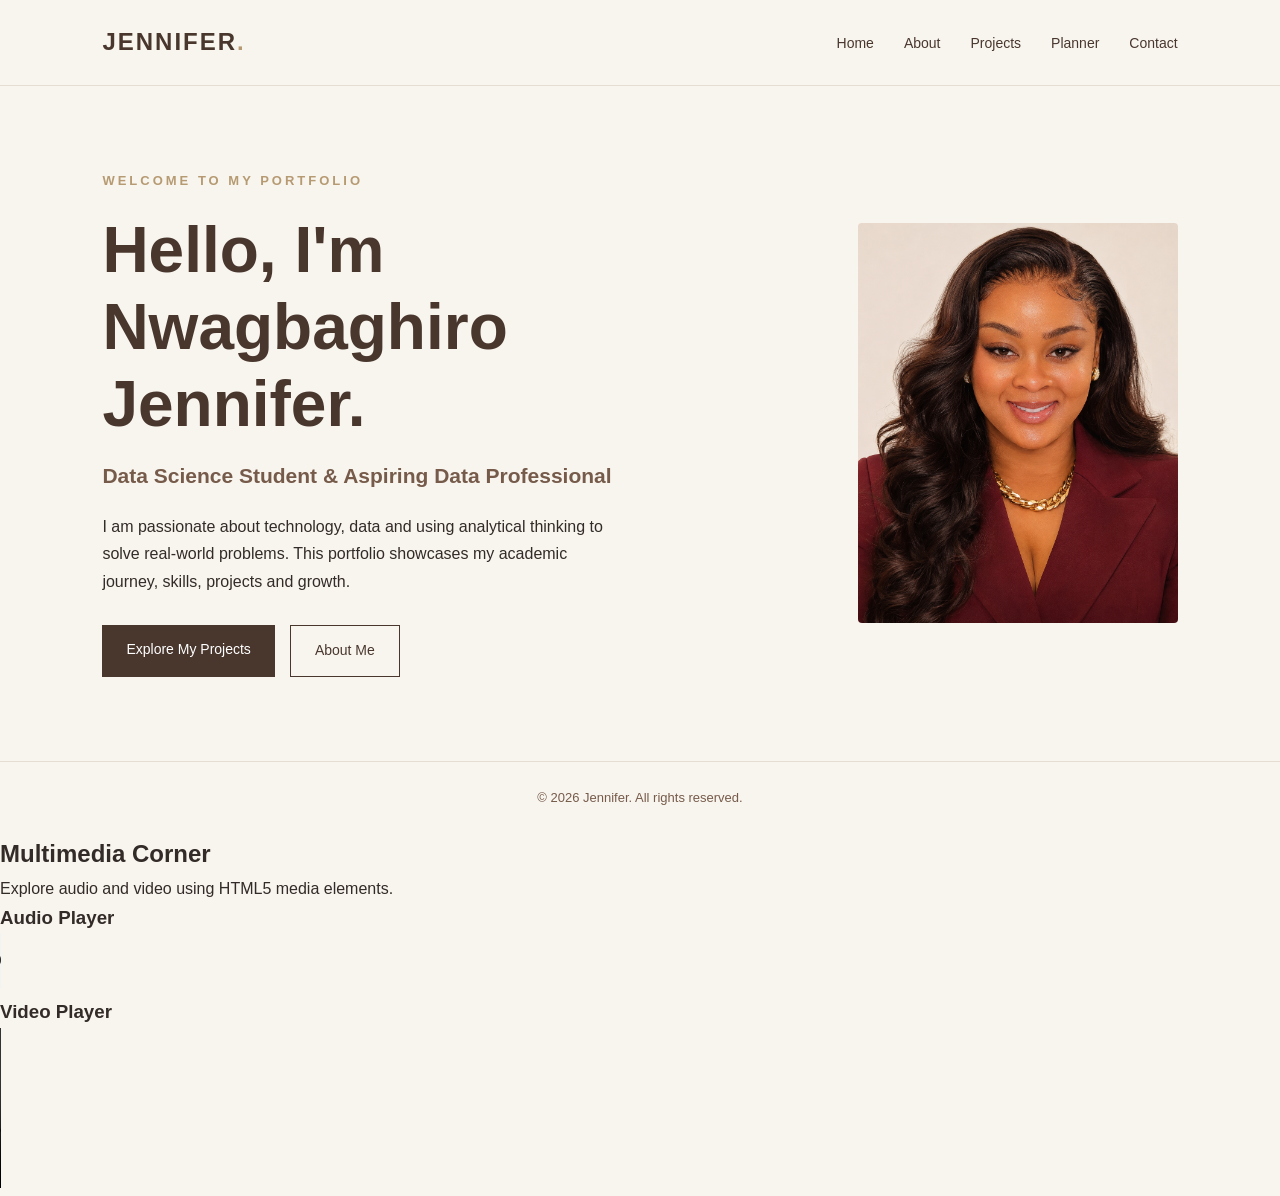
<file: index.html>
<!DOCTYPE html>
<html lang="en">
<head>
    <meta charset="UTF-8">
    <meta name="viewport" content="width=device-width, initial-scale=1.0">
    <meta name="description" content="Jennifer's academic portfolio and student dashboard.">
    <title>Jennifer | Academic Portfolio</title>
    <link rel="stylesheet" href="style.css">
    <script src="script.js" defer></script>
</head>

<body>

    <!-- Navigation -->
    <header>
        <nav class="navbar">
            <a href="index.html" class="logo">JENNIFER<span>.</span></a>

            <ul class="nav-links">
                <li><a href="index.html">Home</a></li>
                <li><a href="about.html">About</a></li>
                <li><a href="projects.html">Projects</a></li>
                <li><a href="planner.html">Planner</a></li>
                <li><a href="contact.html">Contact</a></li>
            </ul>
        </nav>
    </header>

    <!-- Homepage Hero Section -->
    <main>
        <section class="hero">

            <div class="hero-content">
                <p class="intro">WELCOME TO MY PORTFOLIO</p>

                <h1>Hello, I'm Nwagbaghiro Jennifer.</h1>

                <h2>Data Science Student & Aspiring Data Professional</h2>

                <p class="hero-description">
                    I am passionate about technology, data and using
                    analytical thinking to solve real-world problems.
                    This portfolio showcases my academic journey,
                    skills, projects and growth.
                </p>

                <div class="hero-buttons">
                    <a href="projects.html" class="btn primary-btn">
                        Explore My Projects
                    </a>

                    <a href="about.html" class="btn secondary-btn">
                        About Me
                    </a>
                </div>
            </div>

            <div <div class="hero-image">
    <img src="Images/profile.png"
         alt="Portrait of Jennifer"
         class="profile-photo">
</div>
            </div>

        </section>
    </main>

    <!-- Footer -->
    <footer>
        <p>&copy; 2026 Jennifer. All rights reserved.</p>
    </footer>
<!-- Multimedia Section -->
<section class="multimedia-section">
    <h2>Multimedia Corner</h2>
    <p>Explore audio and video using HTML5 media elements.</p>

    <h3>Audio Player</h3>
    <audio controls>
        <source src="https://interactive-examples.mdn.mozilla.net/media/cc0-audio/t-rex-roar.mp3" type="audio/mpeg">
        Your browser does not support audio.
    </audio>

    <h3>Video Player</h3>
    <video width="320" controls>
        <source src="https://interactive-examples.mdn.mozilla.net/media/cc0-videos/flower.mp4" type="video/mp4">
        Your browser does not support video.
    </video>
</section>
</body>
</html>
</file>
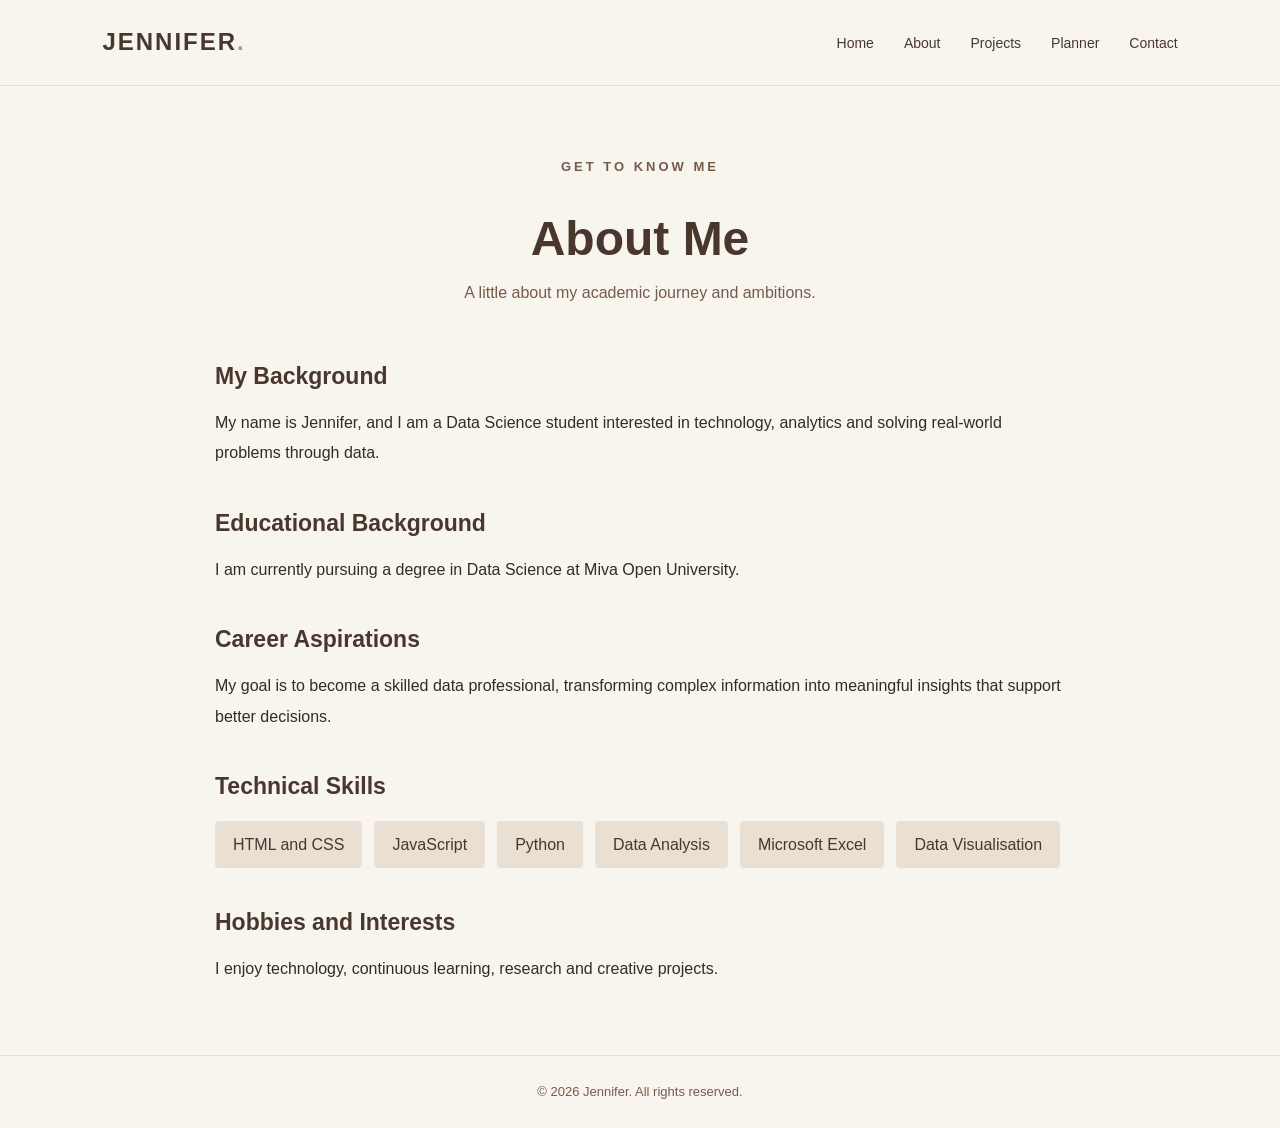
<file: about.html>
<!DOCTYPE html>
<html lang="en">
<head>
    <meta charset="UTF-8">
    <meta name="viewport" content="width=device-width, initial-scale=1.0">
    <title>About Me | Jennifer</title>
    <link rel="stylesheet" href="style.css">
    <script src="script.js" defer></script>
</head>

<body>

    <header>
        <nav class="navbar">
            <a href="index.html" class="logo">JENNIFER<span>.</span></a>

            <ul class="nav-links">
                <li><a href="index.html">Home</a></li>
                <li><a href="about.html">About</a></li>
                <li><a href="projects.html">Projects</a></li>
                <li><a href="planner.html">Planner</a></li>
                <li><a href="contact.html">Contact</a></li>
            </ul>
        </nav>
    </header>

    <main class="page-content">

        <section class="page-heading">
            <p class="intro">GET TO KNOW ME</p>
            <h1>About Me</h1>
            <p>A little about my academic journey and ambitions.</p>
        </section>

        <section class="about-section">

            <h2>My Background</h2>
            <p>
                My name is Jennifer, and I am a Data Science student
                interested in technology, analytics and solving
                real-world problems through data.
            </p>

            <h2>Educational Background</h2>
            <p>
                I am currently pursuing a degree in Data Science
                at Miva Open University.
            </p>

            <h2>Career Aspirations</h2>
            <p>
                My goal is to become a skilled data professional,
                transforming complex information into meaningful
                insights that support better decisions.
            </p>

            <h2>Technical Skills</h2>
            <ul class="skills-list">
                <li>HTML and CSS</li>
                <li>JavaScript</li>
                <li>Python</li>
                <li>Data Analysis</li>
                <li>Microsoft Excel</li>
                <li>Data Visualisation</li>
            </ul>

            <h2>Hobbies and Interests</h2>
            <p>
                I enjoy technology, continuous learning,
                research and creative projects.
            </p>

        </section>

    </main>

    <footer>
        <p>&copy; 2026 Jennifer. All rights reserved.</p>
    </footer>

</body>
</html>
</file>
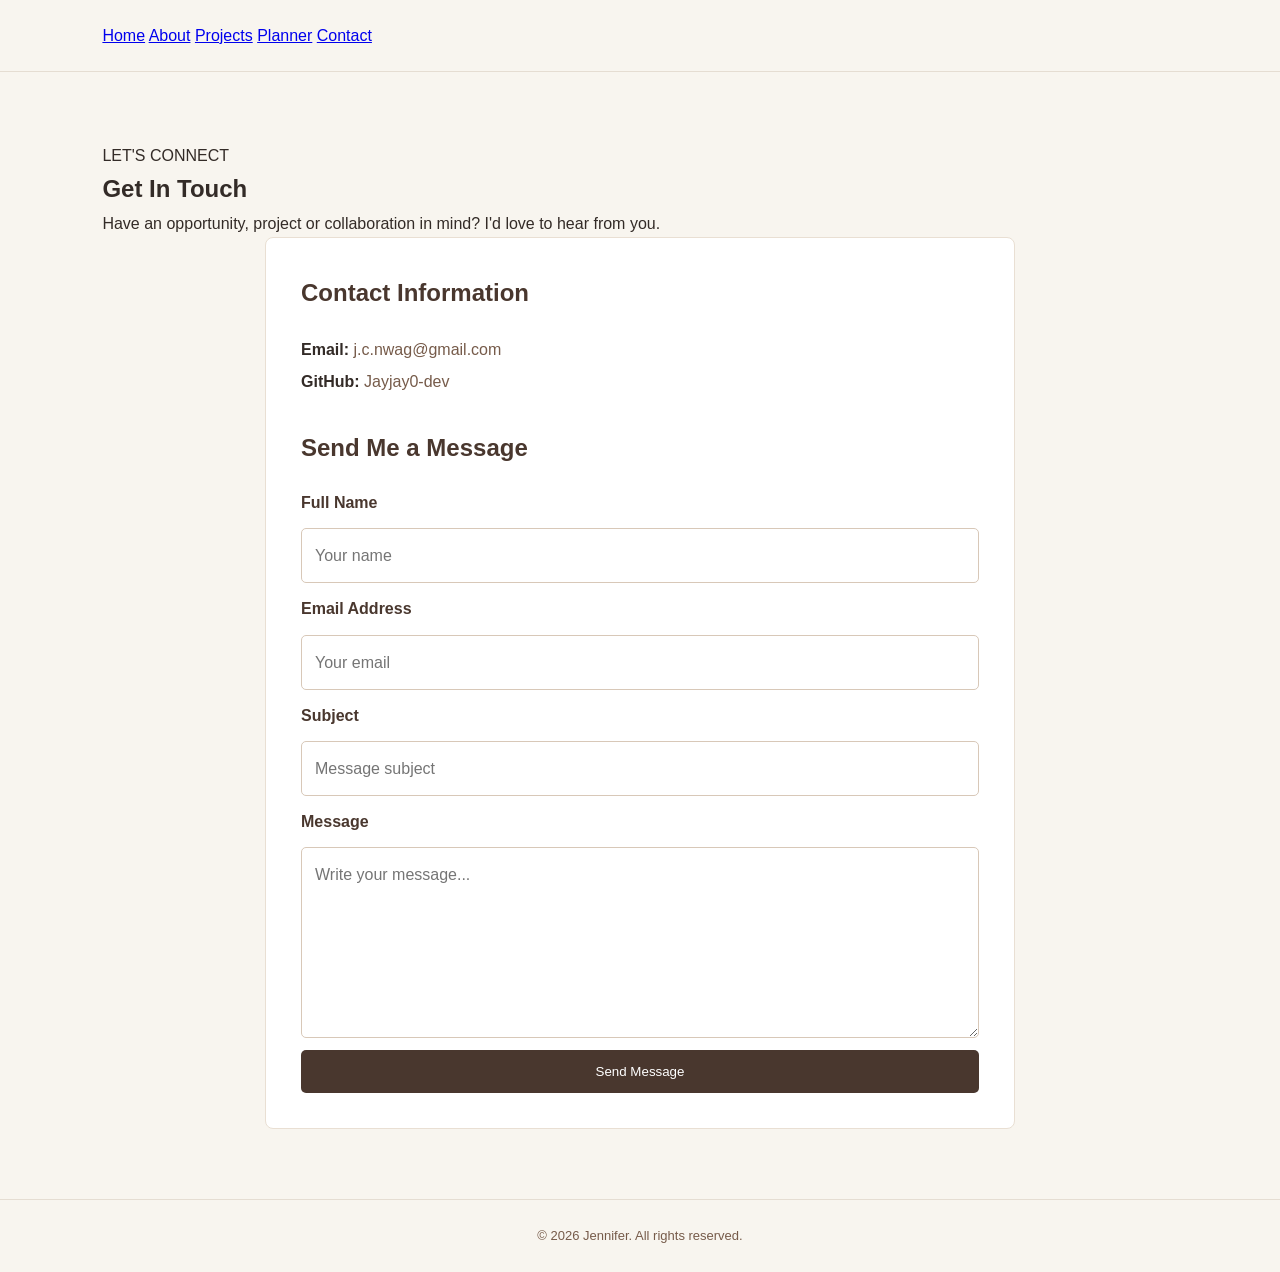
<file: contact.html>
<!DOCTYPE html>
<html lang="en">
<head>
    <meta charset="UTF-8">
    <meta name="viewport" content="width=device-width, initial-scale=1.0">
    <title>Contact | Jennifer</title>
    <link rel="stylesheet" href="style.css">
</head>
<body>

<header>
    <nav>
        <a href="index.html">Home</a>
        <a href="about.html">About</a>
        <a href="projects.html">Projects</a>
        <a href="planner.html">Planner</a>
        <a href="contact.html">Contact</a>
    </nav>
</header>

<main class="page-content">

    <section class="page-intro">
        <p>LET'S CONNECT</p>
        <h1>Get In Touch</h1>
        <p>Have an opportunity, project or collaboration in mind?
        I'd love to hear from you.</p>
    </section>

    <section class="contact-section">

        <h2>Contact Information</h2>

        <div class="contact-details">
            <p><strong>Email:</strong>
                <a href="mailto:j.c.nwag@gmail.com">
                j.c.nwag@gmail.com</a>
            </p>

            <p><strong>GitHub:</strong>
                <a href="https://github.com/Jayjay0-dev"
                target="_blank" rel="noopener noreferrer">
                Jayjay0-dev</a>
            </p>
        </div>

        <h2>Send Me a Message</h2>

        <form action="https://formsubmit.co/j.c.nwag@gmail.com" method="POST" id="contact-form">

    <input type="hidden" name="_subject" value="New Portfolio Enquiry - Jennifer">

            <label for="name">Full Name</label>
            <input type="text" id="name"
            placeholder="Your name" required>

            <label for="email">Email Address</label>
            <input type="email" id="email"
            placeholder="Your email" required>

            <label for="subject">Subject</label>
            <input type="text" id="subject"
            placeholder="Message subject" required>

            <label for="message">Message</label>
            <textarea id="message" rows="6"
            placeholder="Write your message..."
            required></textarea>

            <button type="submit">Send Message</button>

        </form>

    </section>

</main>

<footer>
    <p>© 2026 Jennifer. All rights reserved.</p>
</footer>

</body>
</html>
</file>
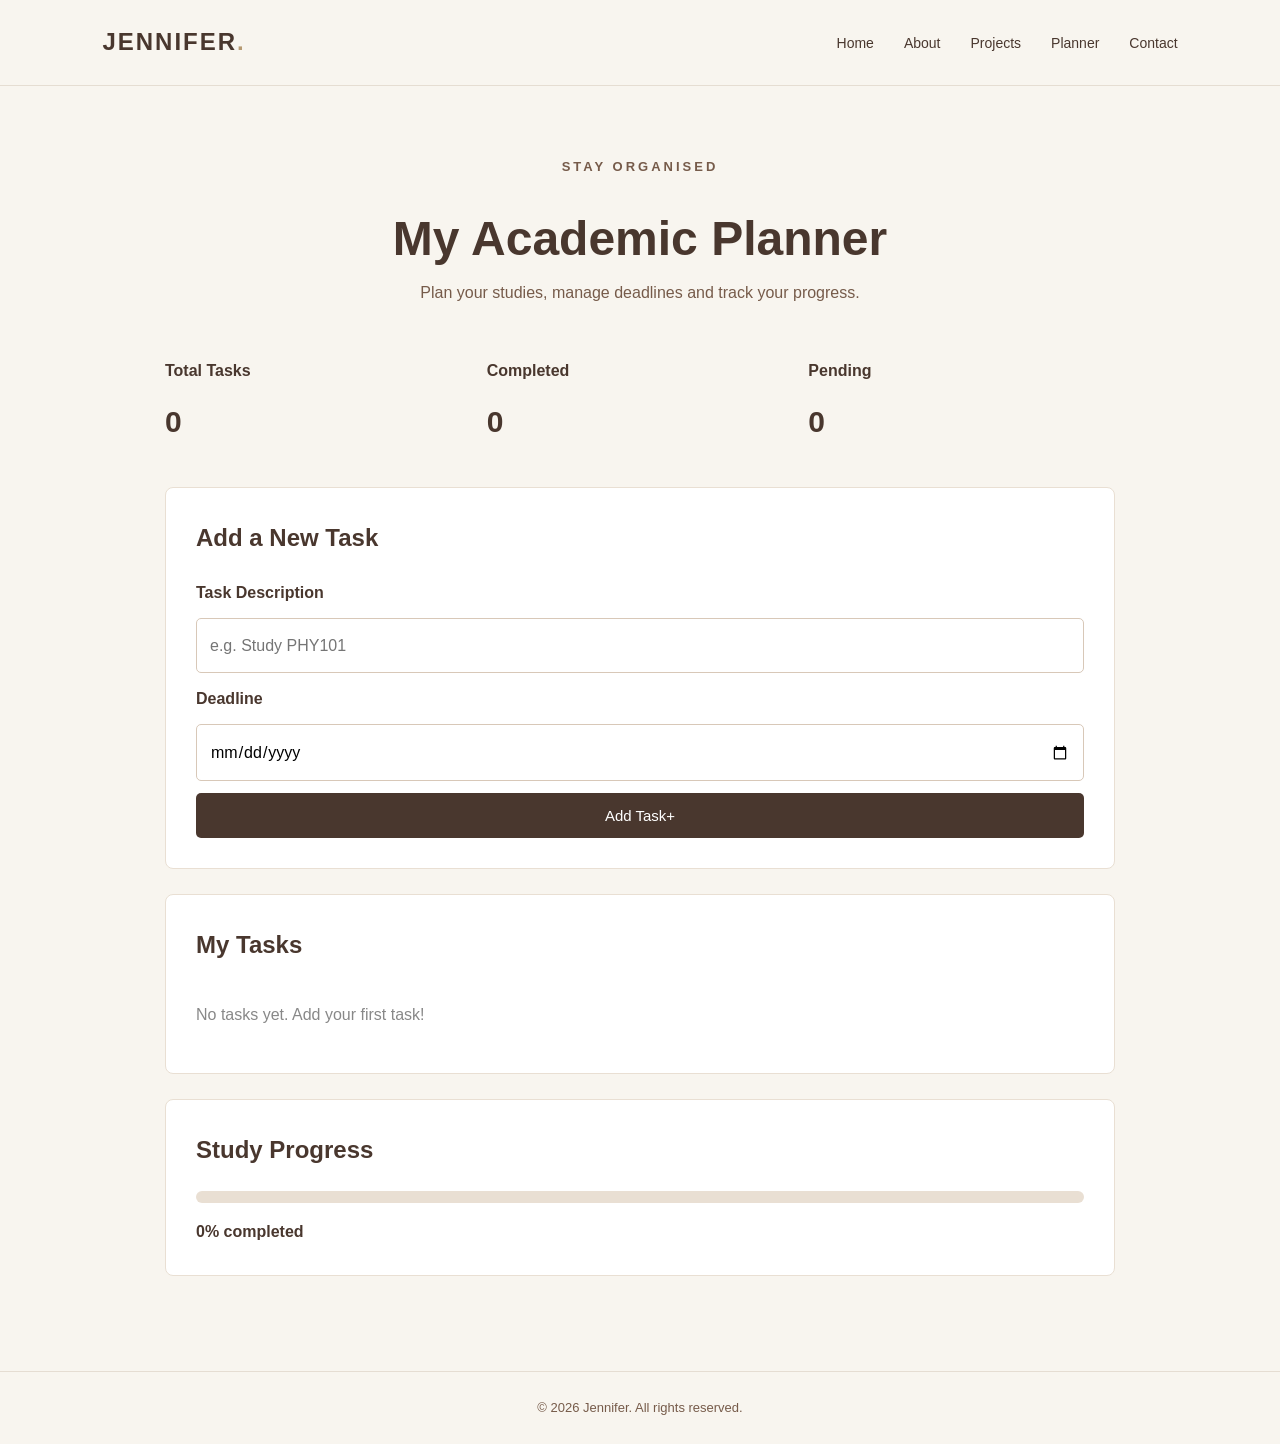
<file: planner.html>
<!DOCTYPE html>
<html lang="en">
<head>
    <meta charset="UTF-8">
    <meta name="viewport" content="width=device-width, initial-scale=1.0">
    <title>Academic Planner | Jennifer</title>
    <link rel="stylesheet" href="style.css">
    <script src="script.js" defer></script>
</head>

<body>

    <header>
        <nav class="navbar">
            <a href="index.html" class="logo">JENNIFER<span>.</span></a>

            <ul class="nav-links">
                <li><a href="index.html">Home</a></li>
                <li><a href="about.html">About</a></li>
                <li><a href="projects.html">Projects</a></li>
                <li><a href="planner.html">Planner</a></li>
                <li><a href="contact.html">Contact</a></li>
            </ul>
        </nav>
    </header>

    <main class="page-content">

        <section class="page-heading">
            <p class="intro">STAY ORGANISED</p>
            <h1>My Academic Planner</h1>
            <p>Plan your studies, manage deadlines and track your progress.</p>
        </section>

        <section class="planner-container">

            <div class="planner-summary">
                <div class="summary-card">
                    <h3>Total Tasks</h3>
                    <p id="total-tasks">0</p>
                </div>

                <div class="summary-card">
                    <h3>Completed</h3>
                    <p id="completed-tasks">0</p>
                </div>

                <div class="summary-card">
                    <h3>Pending</h3>
                    <p id="pending-tasks">0</p>
                </div>
            </div>

            <div class="planner-form">
                <h2>Add a New Task</h2>

                <form id="task-form">

                    <label for="task-input">Task Description</label>
                    <input
                        type="text"
                        id="task-input"
                        placeholder="e.g. Study PHY101"
                        required
                    >

                    <label for="task-date">Deadline</label>
                    <input type="date" id="task-deadline" required>

                    <button type="button" id="add-task-btn">Add Task+</button>

                </form>
            </div>

            <div class="task-section">
                <h2>My Tasks</h2>

                <div id="task-list">
                    <p id="empty-message">No tasks yet. Add your first task!</p>
                </div>
            </div>

            <div class="progress-section">
                <h2>Study Progress</h2>
                <div class="progress-track">
                    <div id="progress-bar"></div>
                </div>
                <p id="progress-text">0% completed</p>
            </div>

        </section>

    </main>

    <footer>
        <p>&copy; 2026 Jennifer. All rights reserved.</p>
    </footer>

</body>
</html>
</file>
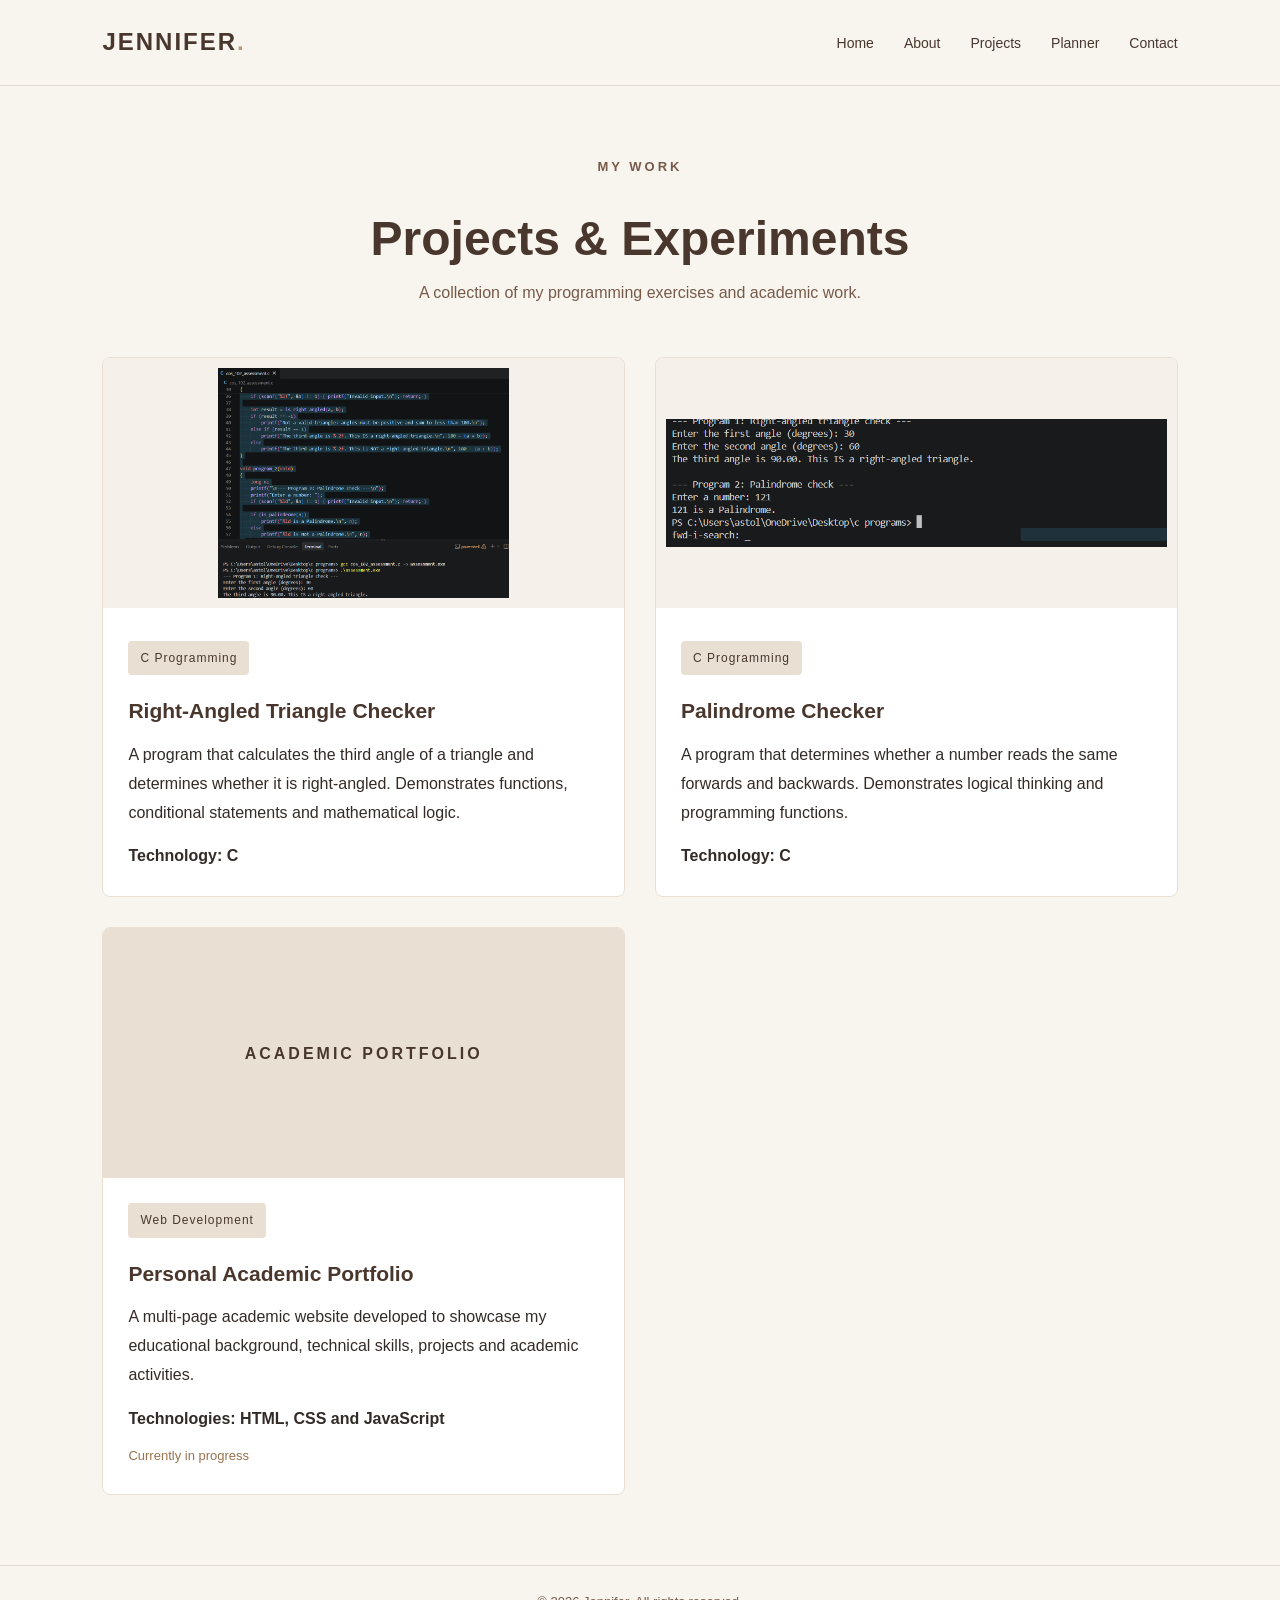
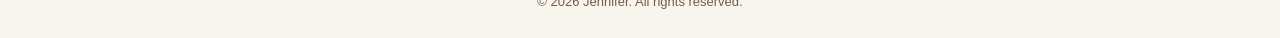
<file: projects.html>
<!DOCTYPE html>
<html lang="en">
<head>
    <meta charset="UTF-8">
    <meta name="viewport" content="width=device-width, initial-scale=1.0">
    <title>My Projects | Jennifer</title>
    <link rel="stylesheet" href="style.css">
    <script src="script.js" defer></script>
</head>

<body>

<header>
    <nav class="navbar">
        <a href="index.html" class="logo">JENNIFER<span>.</span></a>

        <ul class="nav-links">
            <li><a href="index.html">Home</a></li>
            <li><a href="about.html">About</a></li>
            <li><a href="projects.html">Projects</a></li>
            <li><a href="planner.html">Planner</a></li>
            <li><a href="contact.html">Contact</a></li>
        </ul>
    </nav>
</header>

<main class="page-content">

    <section class="page-heading">
        <p class="intro">MY WORK</p>
        <h1>Projects & Experiments</h1>
        <p>A collection of my programming exercises and academic work.</p>
    </section>

    <section class="projects-grid">

        <article class="project-card">
            <img src="Images/Triangle.png" alt="C triangle checker code">
            <div class="project-info">
                <span class="project-tag">C Programming</span>
                <h2>Right-Angled Triangle Checker</h2>
                <p>
                    A program that calculates the third angle of a
                    triangle and determines whether it is
                    right-angled. Demonstrates functions,
                    conditional statements and mathematical logic.
                </p>
                <p class="project-tech">Technology: C</p>
            </div>
        </article>

        <article class="project-card">
            <img src="Images/palindrome.png" alt="C palindrome checker code">
            <div class="project-info">
                <span class="project-tag">C Programming</span>
                <h2>Palindrome Checker</h2>
                <p>
                    A program that determines whether a number
                    reads the same forwards and backwards.
                    Demonstrates logical thinking and
                    programming functions.
                </p>
                <p class="project-tech">Technology: C</p>
            </div>
        </article>

        <article class="project-card">
            <div class="project-placeholder">
                ACADEMIC PORTFOLIO
            </div>
            <div class="project-info">
                <span class="project-tag">Web Development</span>
                <h2>Personal Academic Portfolio</h2>
                <p>
                    A multi-page academic website developed to
                    showcase my educational background, technical
                    skills, projects and academic activities.
                </p>
                <p class="project-tech">
                    Technologies: HTML, CSS and JavaScript
                </p>
                <span class="project-status">Currently in progress</span>
            </div>
        </article>

    </section>

</main>

<footer>
    <p>&copy; 2026 Jennifer. All rights reserved.</p>
</footer>

</body>
</html>
</file>
<file: style.css>
/* =================================
   1. GLOBAL SETTINGS
================================= */

* {
    margin: 0;
    padding: 0;
    box-sizing: border-box;
}

:root {
    --cream: #F8F5EF;
    --mocha: #49372E;
    --brown: #765B4A;
    --gold: #B69A72;
    --white: #FFFFFF;
    --text: #332B27;
}

body {
    font-family: Arial, sans-serif;
    background-color: var(--cream);
    color: var(--text);
    line-height: 1.7;
}

/* =================================
   2. NAVIGATION BAR
================================= */

header {
    background-color: var(--cream);
    padding: 22px 8%;
    border-bottom: 1px solid #E5DDD2;
}

.navbar {
    display: flex;
    justify-content: space-between;
    align-items: center;
}

.logo {
    font-size: 24px;
    font-weight: bold;
    color: var(--mocha);
    text-decoration: none;
    letter-spacing: 2px;
}

.logo span {
    color: var(--gold);
}

.nav-links {
    display: flex;
    gap: 30px;
    list-style: none;
}

.nav-links a {
    text-decoration: none;
    color: var(--mocha);
    font-size: 14px;
    transition: color 0.3s ease;
}

.nav-links a:hover {
    color: var(--gold);
}

/* =================================
   3. HOMEPAGE HERO SECTION
================================= */

.hero {
    min-height: 75vh;
    display: flex;
    align-items: center;
    justify-content: space-between;
    padding: 70px 8%;
    gap: 50px;
}

.hero-content {
    max-width: 600px;
}

.intro {
    color: var(--gold);
    font-size: 13px;
    font-weight: bold;
    letter-spacing: 3px;
    margin-bottom: 20px;
}

.hero h1 {
    font-size: clamp(40px, 5vw, 65px);
    color: var(--mocha);
    line-height: 1.2;
    margin-bottom: 15px;
}

.hero h2 {
    font-size: 21px;
    color: var(--brown);
    margin-bottom: 20px;
}

.hero-description {
    font-size: 16px;
    max-width: 520px;
    margin-bottom: 30px;
}

/* =================================
   4. BUTTONS
================================= */

.hero-buttons {
    display: flex;
    gap: 15px;
    flex-wrap: wrap;
}

.btn {
    display: inline-block;
    padding: 13px 24px;
    text-decoration: none;
    font-size: 14px;
    transition: all 0.3s ease;
}

.primary-btn {
    background-color: var(--mocha);
    color: var(--white);
}

.primary-btn:hover {
    background-color: var(--brown);
    transform: translateY(-3px);
}

.secondary-btn {
    border: 1px solid var(--mocha);
    color: var(--mocha);
}

.secondary-btn:hover {
    background-color: var(--mocha);
    color: var(--white);
}

/* =================================
   5. PROFILE IMAGE AREA

================================= */
  .hero-image {
    width: 320px;
    height: 400px;
    flex-shrink: 0;
}

.profile-photo {
    width: 100%;
    height: 100%;
    object-fit: cover;
    object-position: center;
    border-radius: 4px;
}


.image-placeholder {
    width: 100%;
    height: 100%;
    display: flex;
    align-items: center;
    justify-content: center;
    background-color: #E7DDD1;
    color: var(--brown);
    letter-spacing: 2px;
    font-size: 13px;
}

/* =================================
   6. FOOTER
================================= */

footer {
    text-align: center;
    padding: 25px;
    border-top: 1px solid #E5DDD2;
    color: var(--brown);
    font-size: 13px;
}

/* =================================
   7. MOBILE RESPONSIVENESS
================================= */

@media (max-width: 768px) {

    header {
        padding: 20px 5%;
    }

    .navbar {
        flex-direction: column;
        gap: 20px;
    }

    .nav-links {
        gap: 15px;
        flex-wrap: wrap;
        justify-content: center;
    }

    .hero {
        flex-direction: column;
        text-align: center;
        padding: 50px 6%;
    }

    .hero-buttons {
        justify-content: center;
    }

    .hero-image {
        width: 260px;
        height: 320px;
    }
}

/* ABOUT PAGE */

.page-content {
    padding: 70px 8%;
    min-height: 75vh;
}

.page-heading {
    text-align: center;
    margin-bottom: 50px;
}

.page-heading h1 {
    font-size: 48px;
    color: var(--mocha);
}

.page-heading p {
    color: var(--brown);
}

.about-section {
    max-width: 850px;
    margin: auto;
}

.about-section h2 {
    color: var(--mocha);
    margin: 35px 0 12px;
    font-size: 23px;
}

.about-section p {
    line-height: 1.9;
    color: var(--text);
}

.skills-list {
    display: flex;
    flex-wrap: wrap;
    gap: 12px;
    list-style: none;
    margin-top: 15px;
}

.skills-list li {
    background: #E9DFD3;
    color: var(--mocha);
    padding: 10px 18px;
    border-radius: 4px;
}

/* =================================
   PROJECTS PAGE
================================= */

.projects-grid {
    max-width: 1100px;
    margin: 0 auto;
    display: grid;
    grid-template-columns: repeat(2, 1fr);
    gap: 30px;
}

.project-card {
    background: #FFFFFF;
    border: 1px solid #E9DFD3;
    border-radius: 8px;
    overflow: hidden;
    transition: transform 0.3s ease,
                box-shadow 0.3s ease;
}

.project-card:hover {
    transform: translateY(-6px);
    box-shadow: 0 12px 30px rgba(0,0,0,0.08);
}

.project-card img {
    width: 100%;
    height: 250px;
    object-fit: contain;
    background: #F5F0E9;
    padding: 10px;
}

.project-info {
    padding: 25px;
}

.project-tag {
    display: inline-block;
    background: #E9DFD3;
    color: var(--mocha);
    padding: 7px 12px;
    border-radius: 4px;
    font-size: 12px;
    letter-spacing: 1px;
}

.project-info h2 {
    color: var(--mocha);
    font-size: 21px;
    margin: 18px 0 12px;
}

.project-info p {
    line-height: 1.8;
    color: var(--text);
}

.project-tech {
    font-weight: 600;
    margin-top: 15px;
}

.project-placeholder {
    height: 250px;
    background: #E9DFD3;
    display: flex;
    align-items: center;
    justify-content: center;
    color: var(--mocha);
    letter-spacing: 3px;
    font-weight: bold;
}

.project-status {
    display: inline-block;
    margin-top: 12px;
    color: #98734D;
    font-size: 13px;
}

/* MOBILE RESPONSIVENESS */

@media (max-width: 768px) {
    .projects-grid {
        grid-template-columns: 1fr;
    }
}

/* =================================
   ACADEMIC PLANNER
================================= */

.planner-container {
    max-width: 950px;
    margin: 0 auto;
}

.planner-summary {

    display: grid;
    grid-template-columns: repeat(3, minmax(0, 1fr));
    gap: 15px;
    margin-bottom: 40px;
};


.summary-card {
    background: #F0E8DE;
    padding: 25px;
    border-radius: 8px;
    text-align: center;
    border: 1px solid #E4D7C8;
}

.summary-card h3 {
    color: var(--mocha);
    font-size: 16px;
    margin-bottom: 12px;
}

.summary-card p {
    font-size: 30px;
    font-weight: bold;
    color: var(--mocha);
}

.planner-form,
.task-section,
.progress-section {
    background: #FFFFFF;
    padding: 30px;
    margin-bottom: 25px;
    border: 1px solid #E9DFD3;
    border-radius: 8px;
}

.planner-form h2,
.task-section h2,
.progress-section h2 {
    color: var(--mocha);
    margin-bottom: 20px;
}

#task-form {
    display: flex;
    flex-direction: column;
    gap: 12px;
}

#task-form label {
    color: var(--mocha);
    font-weight: 600;
}

#task-form input {
    padding: 13px;
    border: 1px solid #D8C8B8;
    border-radius: 5px;
    font: inherit;
    width: 100%;
}

#task-form button {
    background: var(--mocha);
    color: white;
    padding: 14px;
    border: none;
    border-radius: 5px;
    cursor: pointer;
    font-size: 15px;
    transition: 0.3s;
}

#task-form button:hover {
    background: #6B5143;
}

#empty-message {
    color: #888;
    padding: 15px 0;
}

.progress-track {
    height: 12px;
    background: #E9DFD3;
    border-radius: 20px;
    overflow: hidden;
    margin: 15px 0;
}

#progress-bar {
    width: 0%;
    height: 100%;
    background: #98734D;
    border-radius: 20px;
    transition: width 0.4s ease;
}

#progress-text {
    color: var(--mocha);
    font-weight: 600;
}

/* MOBILE LAYOUT */

@media (max-width: 768px) {
    .planner-summary {
        grid-template-columns: 1fr;
    }

    .planner-form,
    .task-section,
    .progress-section {
        padding: 20px;
    }
}
/* CONTACT PAGE */

.contact-section {
    max-width: 750px;
    margin: 0 auto;
    padding: 35px;
    background: #FFFFFF;
    border: 1px solid #E9DFD3;
    border-radius: 8px;
}

.contact-section h2 {
    color: var(--mocha);
    margin-bottom: 20px;
}

.contact-details {
    margin-bottom: 30px;
    line-height: 2;
}

.contact-details a {
    color: var(--brown);
    text-decoration: none;
}

.contact-details a:hover {
    color: var(--gold);
}

#contact-form {
    display: flex;
    flex-direction: column;
    gap: 12px;
}

#contact-form label {
    color: var(--mocha);
    font-weight: 600;
}

#contact-form input,
#contact-form textarea {
    width: 100%;
    padding: 13px;
    border: 1px solid #D8C8B8;
    border-radius: 5px;
    font: inherit;
}

#contact-form textarea {
    resize: vertical;
}

#contact-form button {
    padding: 14px;
    background: var(--mocha);
    color: white;
    border: none;
    border-radius: 5px;
    cursor: pointer;
}

#contact-form button:hover {
    background: var(--brown);
}
</file>
